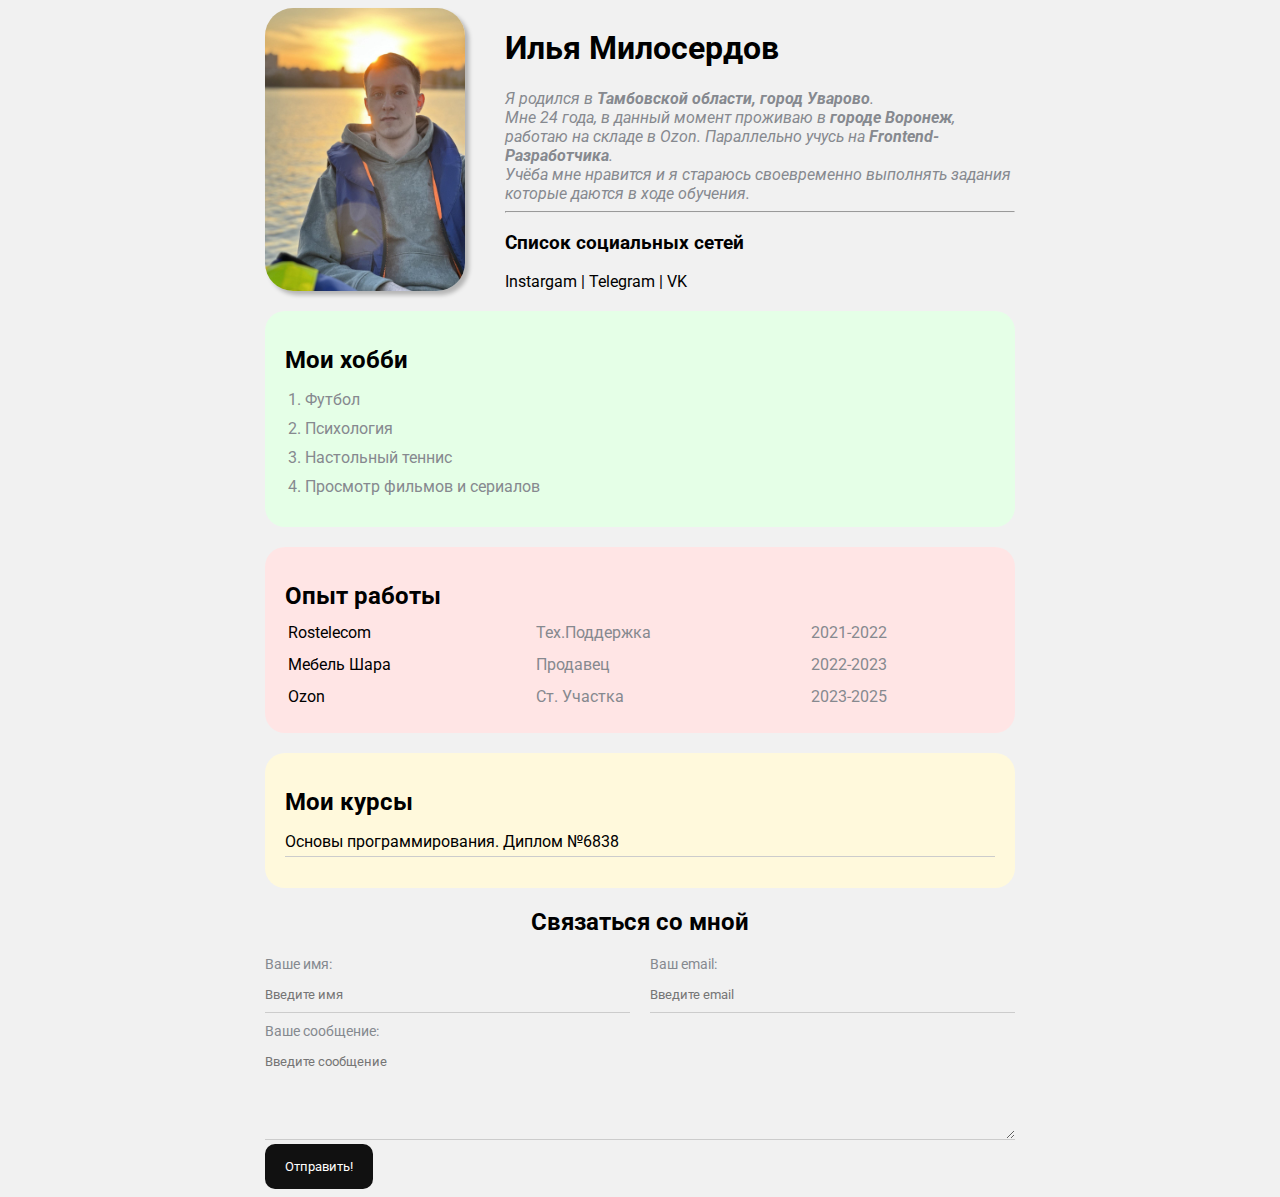
<file: index.html>
<!DOCTYPE html>
<html lang="en">
<head>
    <meta charset="UTF-8">
    <meta name="viewport" content="width=device-width, initial-scale=1.0">
    <title>HTML Course Miloserdov</title>
    <meta name="keywords" content="Miloserdov, cv, resume">
    <meta name="description" content="Это сайт - резюме Милосердова Ильи">

    <link rel="stylesheet" href="style.css">
</head>
<body>

    <div class="container">
    
    <div class="info">
    
        <img src="Avatar for resume.jpg" class="avatar" alt="Miloserdov Ilya">
        
        <div class="info-text">
            <h1>Илья Милосердов</h1>
            
            <p>Я родился в <strong><em>Тамбовской области, город Уварово</em></strong>.</p> 
            
            <p>Мне 24 года, в данный момент проживаю в <strong><em>городе Воронеж</em></strong>, работаю на складе в Ozon. Параллельно учусь на 
            <strong>Frontend-Разработчика</strong>.</p> 
            
            <p>Учёба мне нравится и я стараюсь своевременно выполнять
            задания которые даются в ходе обучения.</p>

            <hr>
            
            <h3>Список социальных сетей</h3>

            <a href="https://www.instagram.com/da1myo23?igsh=N2U1YndsbXR5djVy" target="_blank">Instargam</a>
            |
            <a href="https://t.me/da1myoD2" target="_blank">Telegram</a>
            |
            <a href="https://vk.com/da1myo23" target="_blank">VK</a>
        </div>    
    </div>

    <div class="card bg-green">
    <h2>Мои хобби</h2>

    <ol class="list">
        <li>Футбол</li>
        <li>Психология</li>
        <li>Настольный теннис</li>
        <li>Просмотр фильмов и сериалов</li>
    </ol>
    </div>

    <div class="card bg-red">
    <h2>Опыт работы</h2>

    <table class="table">
        <!-- <thead>
            <tr>
                <th>Название</th>
                <th>Должность</th>
                <th>Год</th>
            </tr>
        </thead> -->
        <tbody>
            <tr>
                <td>Rostelecom</td>
                <td>Тех.Поддержка</td>
                <td>2021-2022</td>
            </tr>
            <tr>
                <td>Мебель Шара</td>
                <td>Продавец</td>
                <td>2022-2023</td>
            </tr>
            <tr>
                <td>Ozon</td>
                <td>Ст. Участка</td>
                <td>2023-2025</td>
            </tr>
        </tbody>
    </table>
    </div>

    <div class="card bg-yellow">
    <h2>Мои курсы</h2>

    <ul class="link-list">
        <li>
            <a href="https://lk.result-university.com/pl/449242094">Основы программирования. Диплом №6838</a>
        </li>
    </ul>
    </div>
    
    

    <form action="/" class="form">
        <h2>Связаться со мной</h2>

        <div class="form-row">

        <div class="form-group">
            <label for="name">Ваше имя:</label>
            <input type="text" id="name" placeholder="Введите имя">
        </div>

        <div class="form-group">
            <label for="email">Ваш email:</label>
            <input type="email" id="email" placeholder="Введите email">
        </div>
        </div>

        <div class="form-group">
            <label for="message">Ваше сообщение:</label>
            <textarea id="message" cols="20" rows="5" placeholder="Введите сообщение"></textarea>
        </div>

        <input class="btn" type="submit" value="Отправить!">
    </form>

</div>
</body>
</html>
</file>
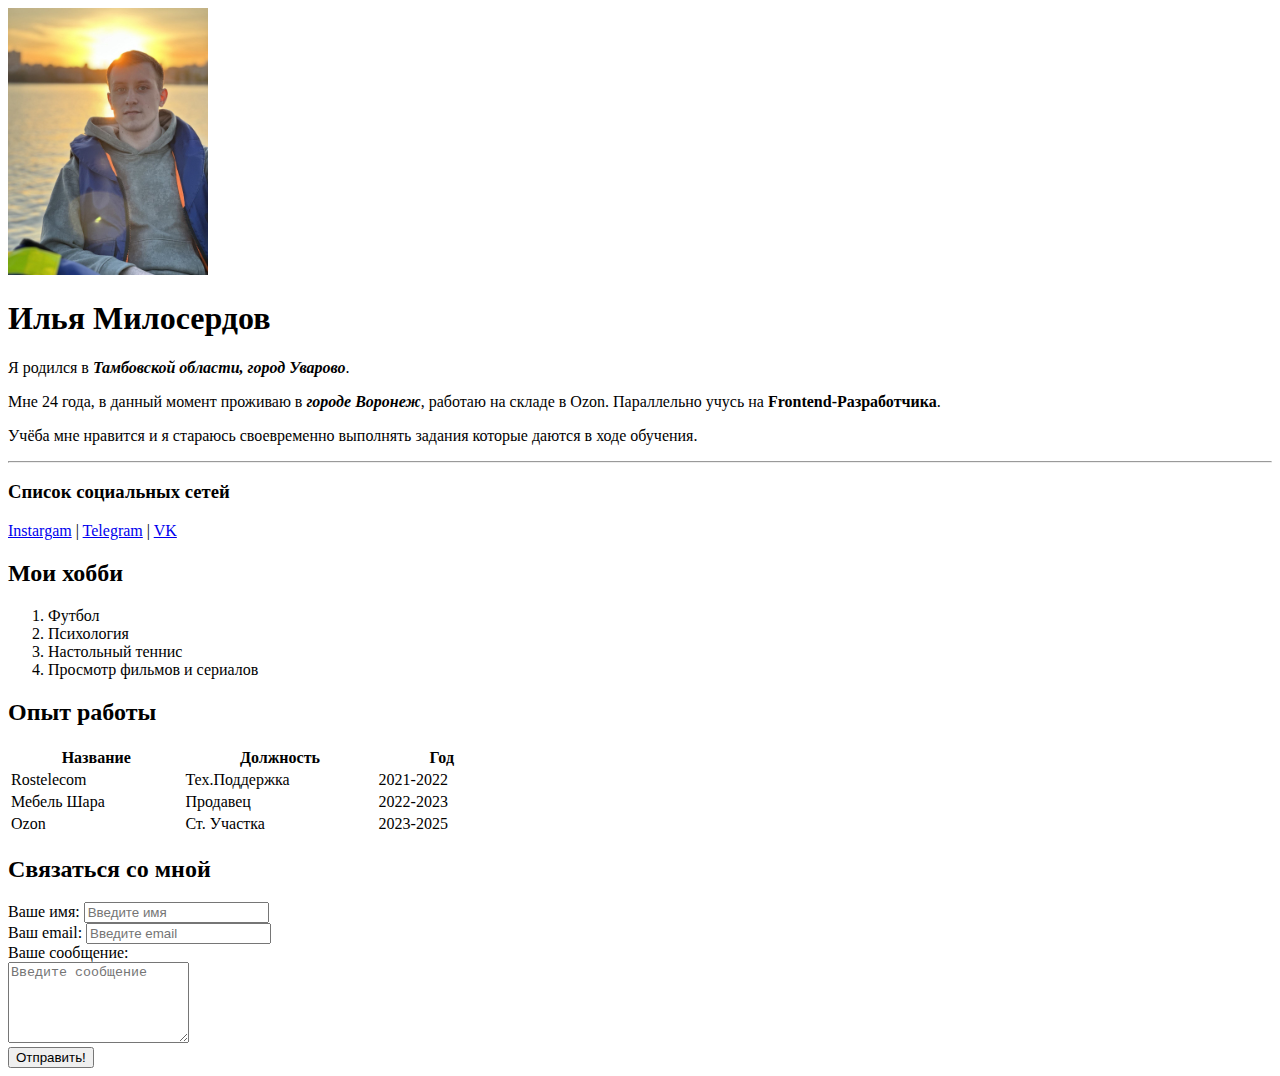
<file: 01_text.html>
<!DOCTYPE html>
<html lang="en">
<head>
    <meta charset="UTF-8">
    <meta name="viewport" content="width=device-width, initial-scale=1.0">
    <title>HTML Course Miloserdov</title>
    <meta name="keywords" content="Miloserdov, cv, resume">
    <meta name="description" content="Это сайт - резюме Милосердова Ильи">
</head>
<body>
    
    
    <img src="Avatar for resume.jpg" width="200" alt="Miloserdov Ilya">
    
    <h1>Илья Милосердов</h1>
    
    <p>Я родился в <strong><em>Тамбовской области, город Уварово</em></strong>.</p> 
    
    <p>Мне 24 года, в данный момент проживаю в <strong><em>городе Воронеж</em></strong>, работаю на складе в Ozon. Параллельно учусь на 
    <strong>Frontend-Разработчика</strong>.</p> 
    
    <p>Учёба мне нравится и я стараюсь своевременно выполнять
    задания которые даются в ходе обучения.</p>

    <hr>
    
    <h3>Список социальных сетей</h3>

    <a href="https://www.instagram.com/da1myo23?igsh=N2U1YndsbXR5djVy" target="_blank">Instargam</a>
    |
    <a href="https://t.me/da1myoD2" target="_blank">Telegram</a>
    |
    <a href="https://vk.com/da1myo23" target="_blank">VK</a>    
    
    <h2>Мои хобби</h2>

    <ol>
        <li>Футбол</li>
        <li>Психология</li>
        <li>Настольный теннис</li>
        <li>Просмотр фильмов и сериалов</li>
    </ol>

    <h2>Опыт работы</h2>

    <table width="500">
        <thead>
            <tr>
                <th>Название</th>
                <th>Должность</th>
                <th>Год</th>
            </tr>
        </thead>
        <tbody>
            <tr>
                <td>Rostelecom</td>
                <td>Тех.Поддержка</td>
                <td>2021-2022</td>
            </tr>
            <tr>
                <td>Мебель Шара</td>
                <td>Продавец</td>
                <td>2022-2023</td>
            </tr>
            <tr>
                <td>Ozon</td>
                <td>Ст. Участка</td>
                <td>2023-2025</td>
            </tr>
        </tbody>
    </table>

    <h2>Связаться со мной</h2>

    <form action="">
        <div>
            <label for="name">Ваше имя:</label>
            <input type="text" id="name" placeholder="Введите имя">
        </div>

        <div>
            <label for="email">Ваш email:</label>
            <input type="email" id="email" placeholder="Введите email">
        </div>

        <div>
            <label for="message">Ваше сообщение:</label>
            <br>
            <textarea id="message" cols="20" rows="5" placeholder="Введите сообщение"></textarea>
        </div>

        <input type="submit" value="Отправить!">
    </form>

     
</body>
</html>
</file>
<file: style.css>
@import url('https://fonts.googleapis.com/css2?family=Roboto:ital,wght@0,100..900;1,100..900&display=swap');

body {
    font-family: 'Roboto', sans-serif;
    font-size: 16px;
    font-weight: normal;
    background: #f1f1f1;
}

a {
    color: #000;
    text-decoration: none;
}

a:hover {
    text-decoration: underline;
}

a:active {
    color: blue
}

a:visited {
   color: grey; 
}

.container {
    max-width: 750px;
    margin: auto;
}

.info-text p {
    font-style: italic;
    color: #86898f;
    margin: 0;
}

.avatar {
    width: 200px;
    border-radius: 28px;
    box-shadow: 4px 4px 4px rgba(0, 0, 0, .25);
}

.info {
    margin-bottom: 20px;
    display: flex;
}

.info-text {
    margin-left: 40px;
}

.info-text h4 {
    margin-bottom: 10px;
}

@media (max-width: 650px) {
    .info {
        display: block;
        text-align: center;
    }
}

.card {
    border-radius: 20px;
    padding: 15px 20px;
    margin-bottom: 20px;
}

.card h2 {
    margin-bottom: 10px;
}

.bg-yellow {
    background: #fff9dc;
}

.bg-red {
    background: #ffe5e5;
}

.bg-green {
    background: #e5ffe7;
}

.btn {
    background: #111;
    padding: 15px 20px;
    color: #fff;
    border: none;
    font-family: inherit;
    cursor: pointer;
    border-radius: 10px;
}

.btn:hover {
    opacity: 0.8;
}

.list {
    padding: 0px 20px;
}

.list li {
    color: #86898f;
    margin-bottom: 10px;
}

.link-list {
    list-style: none;
    padding: 0px;
}

.link-list li {
    margin-bottom: 10px;
    border-bottom: 1px solid #ccc;
    padding-bottom: 5px;
}

.table {
    width: 100%;
}

.table td {
    padding-bottom: 10px;
}

.table td:nth-child(2),
.table td:nth-child(3) {
    color: #86898f;
}

.form h2{
    text-align: center;
}

.form-row {
    margin-bottom: 10px;
    display: flex;
}

.form-row .form-group {
    margin-right: 20px;
    width: 50%;
}

.form-row .form-group:last-child {
    margin-right: 0;
}

@media (max-width: 650px) {
    .form-row {
    display: block;
}

.form-row .form-group {
    width: 100%;
    margin-right: 0;
    margin-bottom: 10px;
}
}

.form-group label {
    display: block;
    font-size: 14px;
    color: #85898f
}

.form-group input, .form-group textarea {
    width: 100%;
    box-sizing: border-box;
    border: none;
    background: transparent;
    border-bottom: 1px solid #ccc;
    color: #000;
    padding: 15px 0 10px;
    outline: none;
    font-family: inherit;
}
</file>
